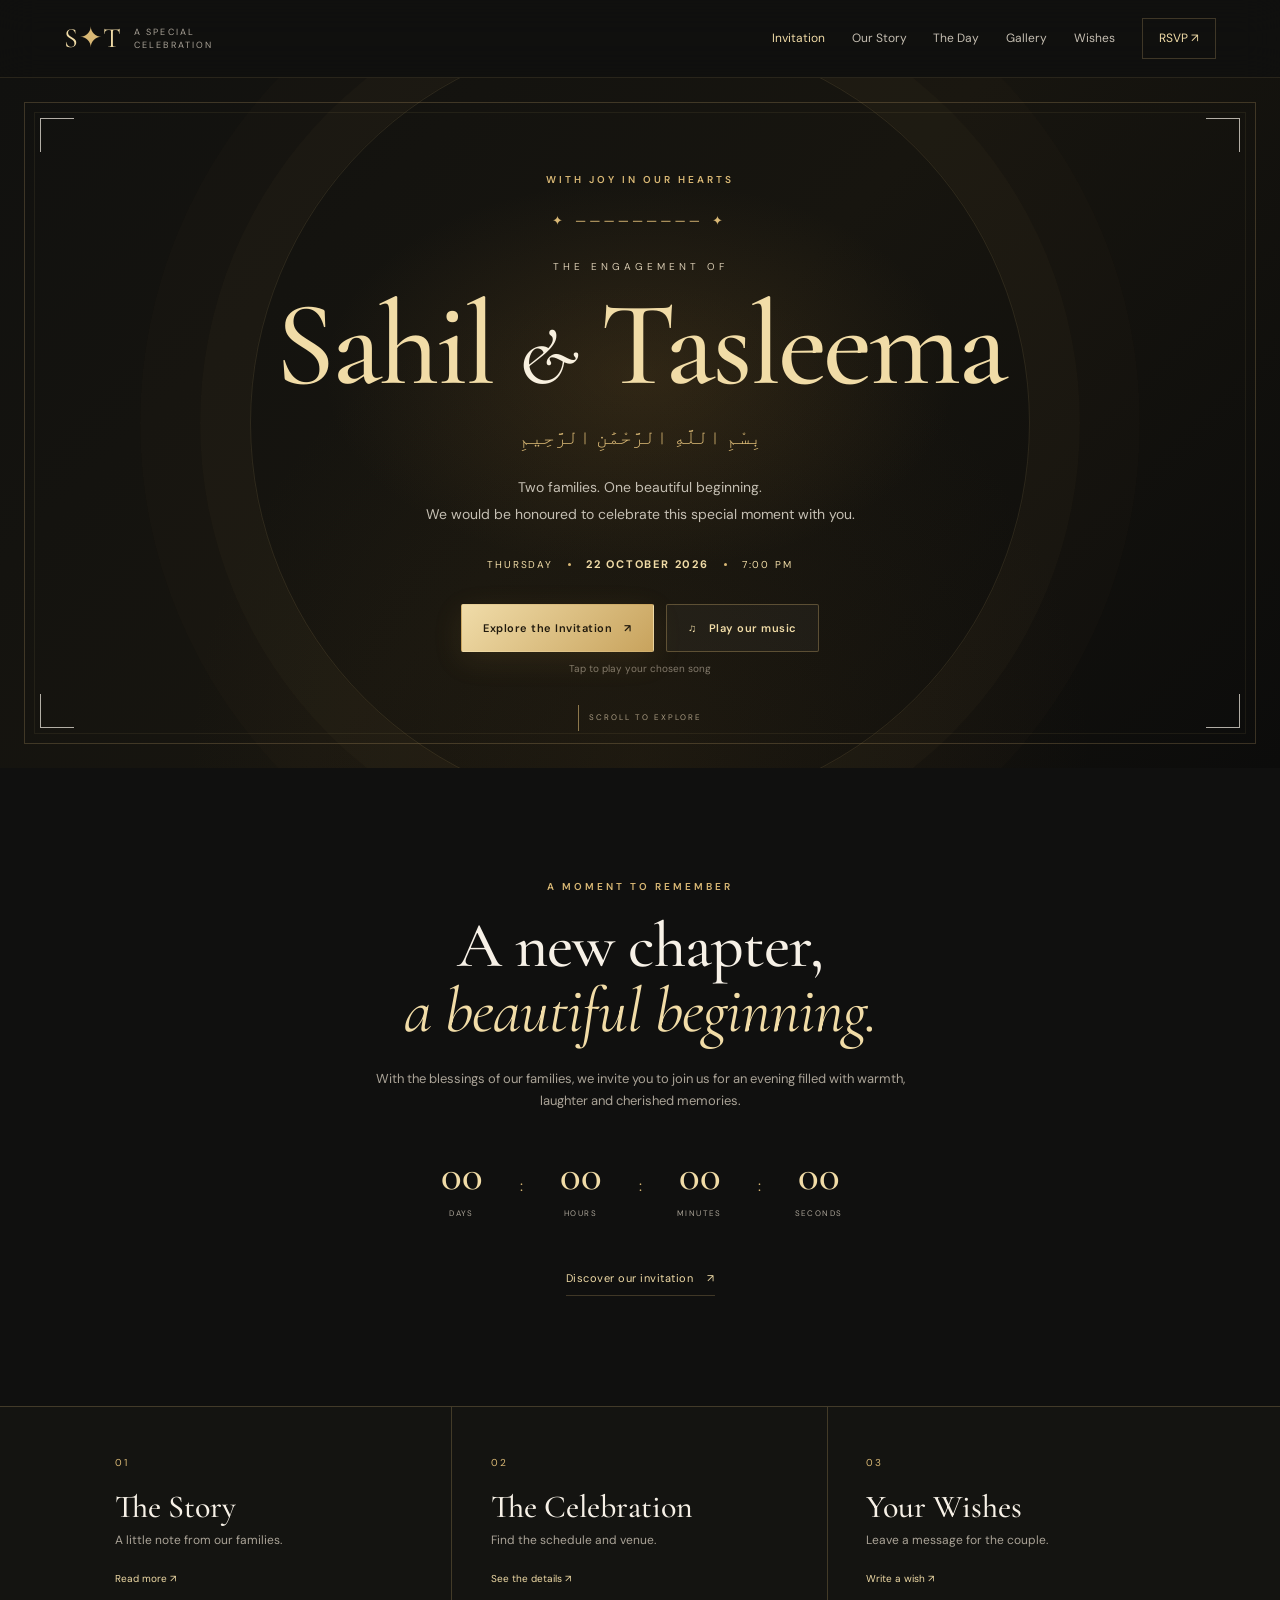
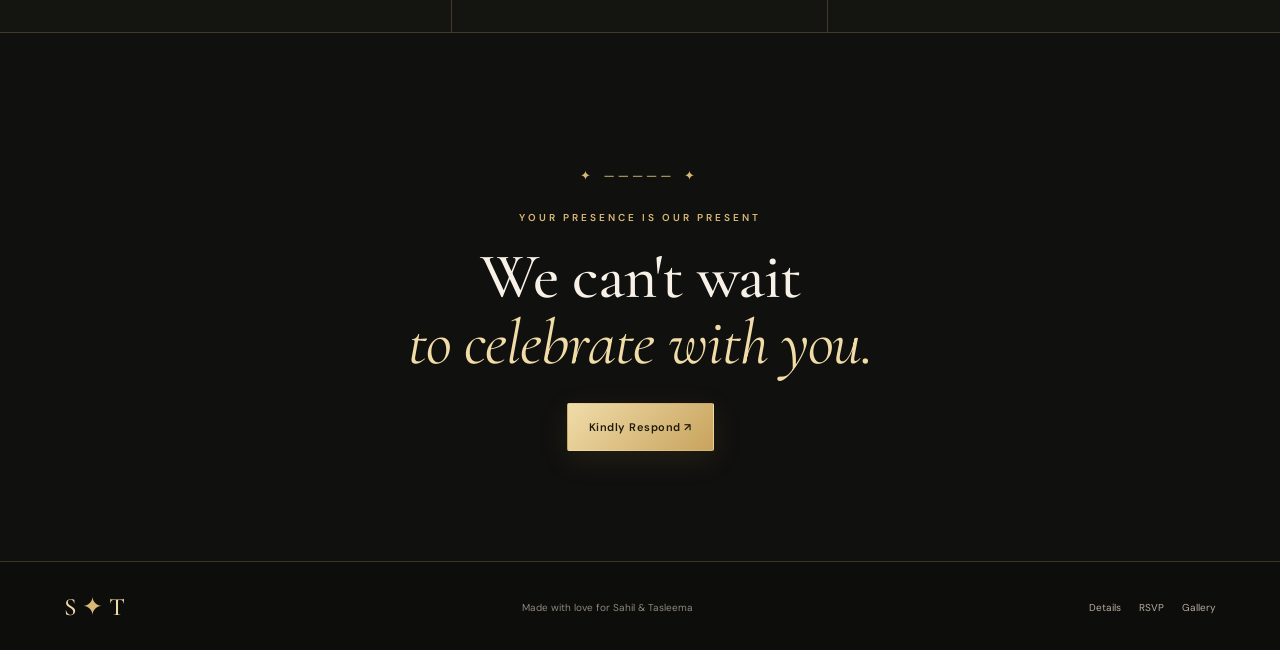
<file: index.html>
<!doctype html>
<html lang="en">
<head>
  <meta charset="utf-8"><meta name="viewport" content="width=device-width, initial-scale=1, viewport-fit=cover">
  <meta name="theme-color" content="#10100f"><meta name="description" content="A special invitation to celebrate Sahil and Tasleema.">
  <title>Sahil & Tasleema | You're Invited</title><link rel="stylesheet" href="style.css">
</head>
<body data-page="home">
  <header class="topbar"><a class="brand" href="index.html"><span class="brand-mark">S<span>✦</span>T</span><span class="brand-caption">A SPECIAL CELEBRATION</span></a>
    <button class="menu-toggle" aria-label="Open menu" aria-expanded="false">☰</button>
    <nav class="nav"><a class="active" href="index.html">Invitation</a><a href="story.html">Our Story</a><a href="celebration.html">The Day</a><a href="gallery.html">Gallery</a><a href="wishes.html">Wishes</a><a class="nav-cta" href="rsvp.html">RSVP ↗</a></nav>
  </header>
  <main>
    <section class="hero">
      <div class="hero-glow"></div><div class="hero-content">
        <p class="eyebrow reveal">WITH JOY IN OUR HEARTS</p>
        <div class="ornament reveal">✦ ───────── ✦</div>
        <p class="hero-kicker reveal">THE ENGAGEMENT OF</p>
        <h1 class="names reveal">Sahil <span>&</span><br class="mobile-break"> Tasleema</h1>
        <p class="hero-urdu reveal" lang="ur" dir="rtl">بِسْمِ اللَّهِ الرَّحْمَٰنِ الرَّحِيمِ</p>
        <p class="hero-copy reveal">Two families. One beautiful beginning.<br>We would be honoured to celebrate this special moment with you.</p>
        <div class="hero-date reveal"><span>THURSDAY</span><i></i><strong>22 OCTOBER 2026</strong><i></i><span>7:00 PM</span></div>
        <div class="hero-actions reveal"><a class="btn btn-gold" href="celebration.html">Explore the Invitation <span>↗</span></a><button class="btn btn-glass music-toggle" type="button"><span class="music-icon">♫</span><span class="music-label">Play our music</span></button></div>
        <p class="music-hint">Tap to play your chosen song</p>
        <div class="scroll-cue"><span></span> SCROLL TO EXPLORE</div>
      </div>
      <div class="corner corner-tl"></div><div class="corner corner-tr"></div><div class="corner corner-bl"></div><div class="corner corner-br"></div>
    </section>
    <section class="welcome section-wrap">
      <p class="eyebrow">A MOMENT TO REMEMBER</p><h2>A new chapter,<br><em>a beautiful beginning.</em></h2>
      <p class="section-copy">With the blessings of our families, we invite you to join us for an evening filled with warmth, laughter and cherished memories.</p>
      <div class="mini-countdown" id="countdown" aria-live="polite"><div><strong data-unit="days">--</strong><span>DAYS</span></div><b>:</b><div><strong data-unit="hours">--</strong><span>HOURS</span></div><b>:</b><div><strong data-unit="minutes">--</strong><span>MINUTES</span></div><b>:</b><div><strong data-unit="seconds">--</strong><span>SECONDS</span></div></div>
      <a class="text-link" href="story.html">Discover our invitation <span>↗</span></a>
    </section>
    <section class="feature-band"><div class="feature"><span>01</span><h3>The Story</h3><p>A little note from our families.</p><a href="story.html">Read more ↗</a></div><div class="feature"><span>02</span><h3>The Celebration</h3><p>Find the schedule and venue.</p><a href="celebration.html">See the details ↗</a></div><div class="feature"><span>03</span><h3>Your Wishes</h3><p>Leave a message for the couple.</p><a href="wishes.html">Write a wish ↗</a></div></section>
    <section class="closing section-wrap"><div class="ornament">✦ ───── ✦</div><p class="eyebrow">YOUR PRESENCE IS OUR PRESENT</p><h2>We can't wait<br><em>to celebrate with you.</em></h2><a class="btn btn-gold" href="rsvp.html">Kindly Respond ↗</a></section>
  </main>
  <footer><a class="footer-brand" href="index.html">S <span>✦</span> T</a><p>Made with love for Sahil & Tasleema</p><div class="footer-links"><a href="celebration.html">Details</a><a href="rsvp.html">RSVP</a><a href="gallery.html">Gallery</a></div></footer>
  <audio id="site-music" preload="none" loop src="music/engagement.mp3"></audio>
  <script src="config.js"></script><script src="app.js"></script>
</body></html>
</file>
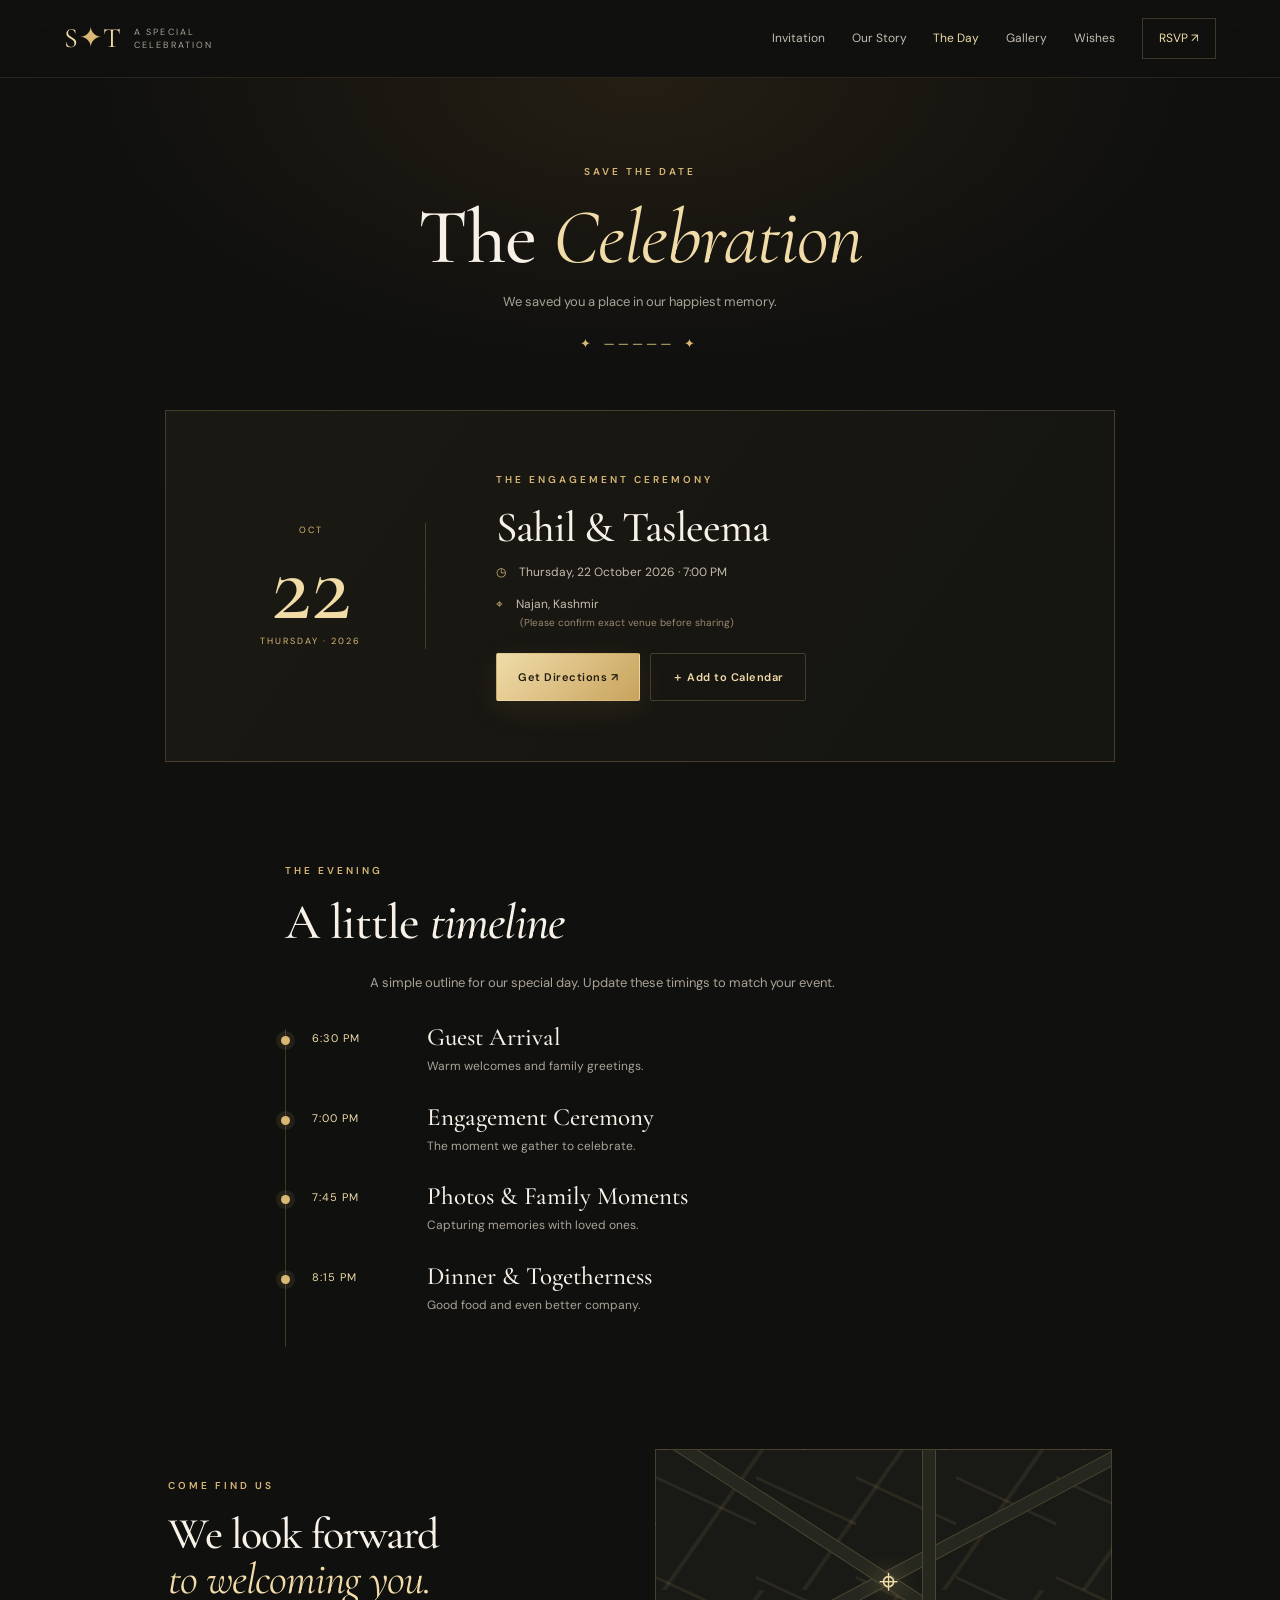
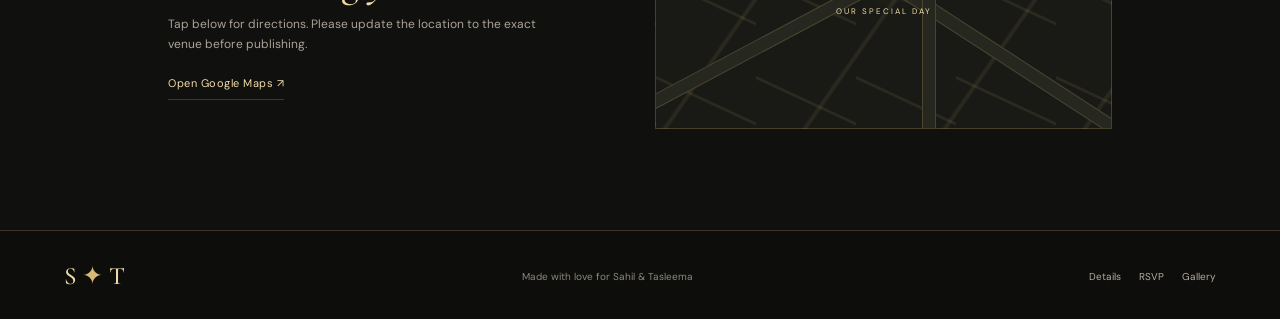
<file: celebration.html>
<!doctype html><html lang="en"><head><meta charset="utf-8"><meta name="viewport" content="width=device-width, initial-scale=1, viewport-fit=cover"><meta name="theme-color" content="#10100f"><title>The Celebration | Sahil & Tasleema</title><link rel="stylesheet" href="style.css"></head>
<body data-page="celebration"><header class="topbar"><a class="brand" href="index.html"><span class="brand-mark">S<span>✦</span>T</span><span class="brand-caption">A SPECIAL CELEBRATION</span></a><button class="menu-toggle" aria-label="Open menu" aria-expanded="false">☰</button><nav class="nav"><a href="index.html">Invitation</a><a href="story.html">Our Story</a><a class="active" href="celebration.html">The Day</a><a href="gallery.html">Gallery</a><a href="wishes.html">Wishes</a><a class="nav-cta" href="rsvp.html">RSVP ↗</a></nav></header>
<main class="inner-page"><section class="page-hero"><p class="eyebrow">SAVE THE DATE</p><h1>The <em>Celebration</em></h1><p>We saved you a place in our happiest memory.</p><div class="ornament">✦ ───── ✦</div></section>
<section class="date-card"><div class="date-number"><span>OCT</span><strong>22</strong><span>THURSDAY · 2026</span></div><div class="date-info"><p class="eyebrow">THE ENGAGEMENT CEREMONY</p><h2>Sahil & Tasleema</h2><p class="detail-line"><span>◷</span> Thursday, 22 October 2026 · 7:00 PM</p><p class="detail-line"><span>⌖</span> Najan, Kashmir <small>(Please confirm exact venue before sharing)</small></p><div class="button-row"><a class="btn btn-gold" href="https://www.google.com/maps/search/?api=1&query=Najan%2C%20Kashmir" target="_blank" rel="noopener">Get Directions ↗</a><button class="btn btn-outline" id="calendar-btn" type="button">＋ Add to Calendar</button></div></div></section>
<section class="timeline-section"><p class="eyebrow">THE EVENING</p><h2>A little <em>timeline</em></h2><p class="section-copy">A simple outline for our special day. Update these timings to match your event.</p><div class="timeline"><div class="timeline-item"><span class="timeline-dot"></span><time>6:30 PM</time><div><h3>Guest Arrival</h3><p>Warm welcomes and family greetings.</p></div></div><div class="timeline-item"><span class="timeline-dot"></span><time>7:00 PM</time><div><h3>Engagement Ceremony</h3><p>The moment we gather to celebrate.</p></div></div><div class="timeline-item"><span class="timeline-dot"></span><time>7:45 PM</time><div><h3>Photos & Family Moments</h3><p>Capturing memories with loved ones.</p></div></div><div class="timeline-item"><span class="timeline-dot"></span><time>8:15 PM</time><div><h3>Dinner & Togetherness</h3><p>Good food and even better company.</p></div></div></div></section>
<section class="map-card"><div><p class="eyebrow">COME FIND US</p><h2>We look forward<br><em>to welcoming you.</em></h2><p>Tap below for directions. Please update the location to the exact venue before publishing.</p><a class="text-link" href="https://www.google.com/maps/search/?api=1&query=Najan%2C%20Kashmir" target="_blank" rel="noopener">Open Google Maps ↗</a></div><div class="map-art"><span class="map-pin">⌖</span><span class="map-label">OUR SPECIAL DAY</span><div class="map-road road-one"></div><div class="map-road road-two"></div><div class="map-road road-three"></div></div></section></main>
<footer><a class="footer-brand" href="index.html">S <span>✦</span> T</a><p>Made with love for Sahil & Tasleema</p><div class="footer-links"><a href="celebration.html">Details</a><a href="rsvp.html">RSVP</a><a href="gallery.html">Gallery</a></div></footer><audio id="site-music" preload="none" loop src="music/engagement.mp3"></audio><script src="config.js"></script><script src="app.js"></script></body></html>
</file>
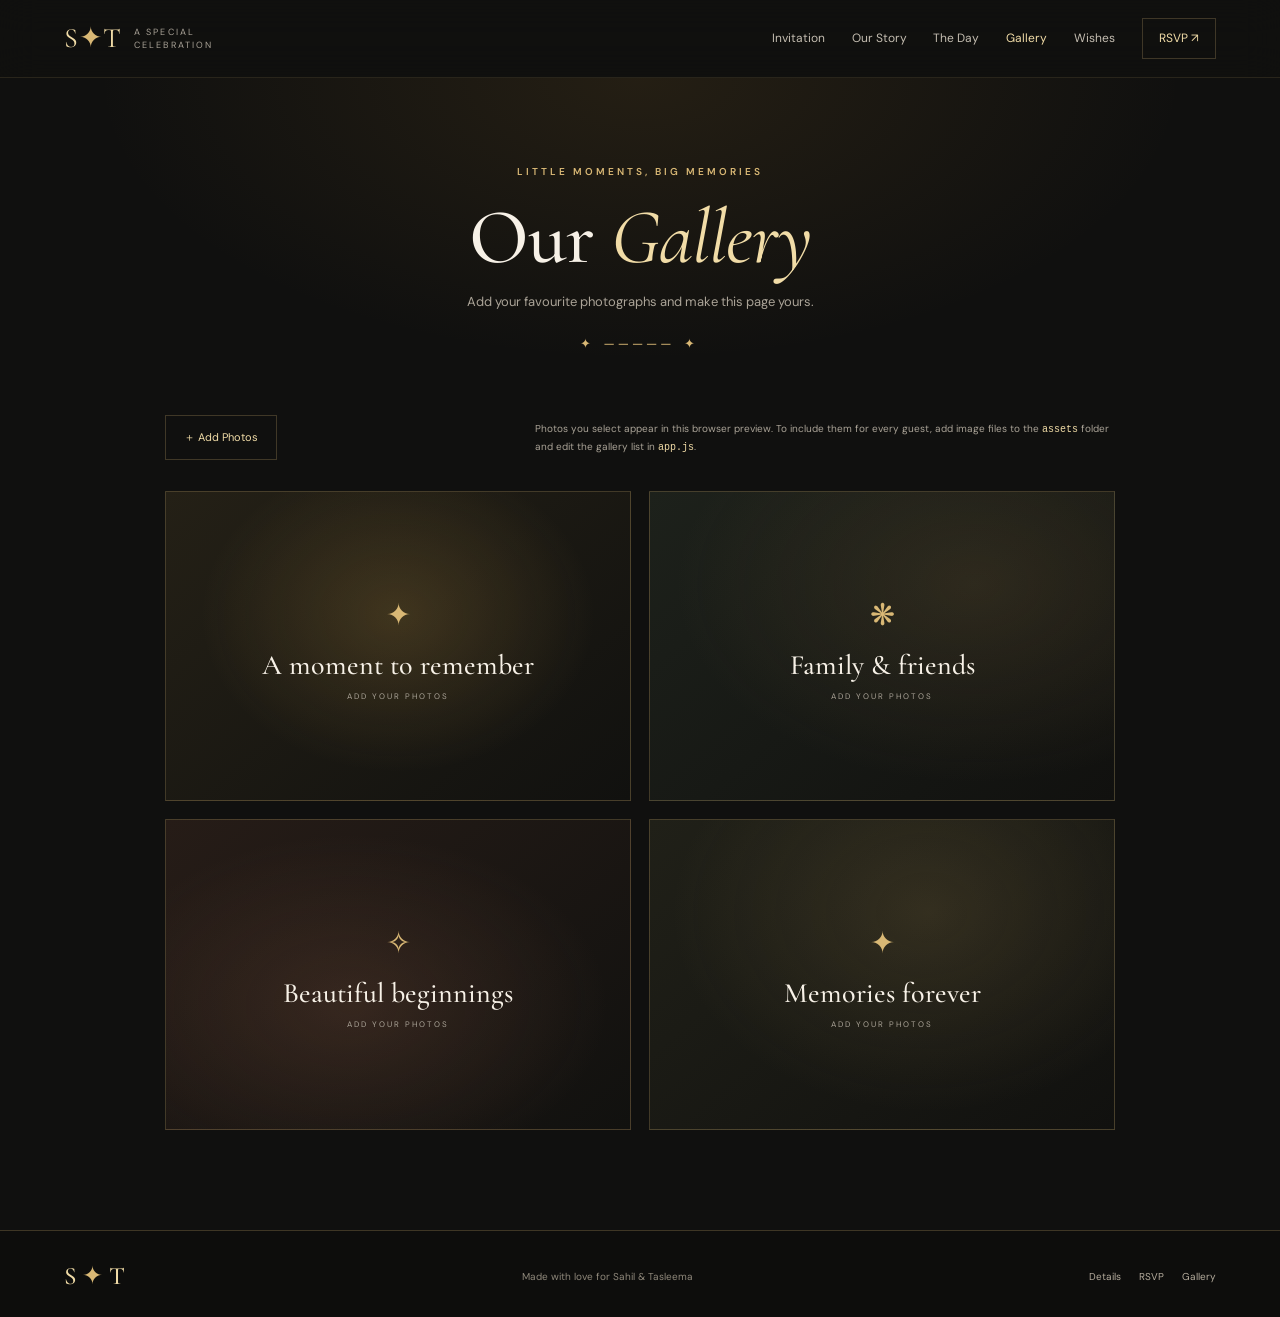
<file: gallery.html>
<!doctype html><html lang="en"><head><meta charset="utf-8"><meta name="viewport" content="width=device-width, initial-scale=1, viewport-fit=cover"><meta name="theme-color" content="#10100f"><title>Gallery | Sahil & Tasleema</title><link rel="stylesheet" href="style.css"></head>
<body data-page="gallery"><header class="topbar"><a class="brand" href="index.html"><span class="brand-mark">S<span>✦</span>T</span><span class="brand-caption">A SPECIAL CELEBRATION</span></a><button class="menu-toggle" aria-label="Open menu" aria-expanded="false">☰</button><nav class="nav"><a href="index.html">Invitation</a><a href="story.html">Our Story</a><a href="celebration.html">The Day</a><a class="active" href="gallery.html">Gallery</a><a href="wishes.html">Wishes</a><a class="nav-cta" href="rsvp.html">RSVP ↗</a></nav></header>
<main class="inner-page"><section class="page-hero"><p class="eyebrow">LITTLE MOMENTS, BIG MEMORIES</p><h1>Our <em>Gallery</em></h1><p>Add your favourite photographs and make this page yours.</p><div class="ornament">✦ ───── ✦</div></section>
<section class="gallery-tools"><label class="upload-btn">＋ Add Photos<input id="photo-input" type="file" accept="image/*" multiple hidden></label><p>Photos you select appear in this browser preview. To include them for every guest, add image files to the <code>assets</code> folder and edit the gallery list in <code>app.js</code>.</p></section>
<div class="gallery-grid" id="gallery-grid"><button class="gallery-tile tile-one placeholder-tile" data-placeholder="1"><span>✦</span><strong>A moment to remember</strong><small>ADD YOUR PHOTOS</small></button><button class="gallery-tile tile-two placeholder-tile" data-placeholder="2"><span>❋</span><strong>Family & friends</strong><small>ADD YOUR PHOTOS</small></button><button class="gallery-tile tile-three placeholder-tile" data-placeholder="3"><span>✧</span><strong>Beautiful beginnings</strong><small>ADD YOUR PHOTOS</small></button><button class="gallery-tile tile-four placeholder-tile" data-placeholder="4"><span>✦</span><strong>Memories forever</strong><small>ADD YOUR PHOTOS</small></button></div>
<div class="lightbox" id="lightbox" aria-hidden="true"><button class="lightbox-close" aria-label="Close photo">×</button><img id="lightbox-image" alt="Gallery preview"></div></main>
<footer><a class="footer-brand" href="index.html">S <span>✦</span> T</a><p>Made with love for Sahil & Tasleema</p><div class="footer-links"><a href="celebration.html">Details</a><a href="rsvp.html">RSVP</a><a href="gallery.html">Gallery</a></div></footer><audio id="site-music" preload="none" loop src="music/engagement.mp3"></audio><script src="config.js"></script><script src="app.js"></script></body></html>
</file>
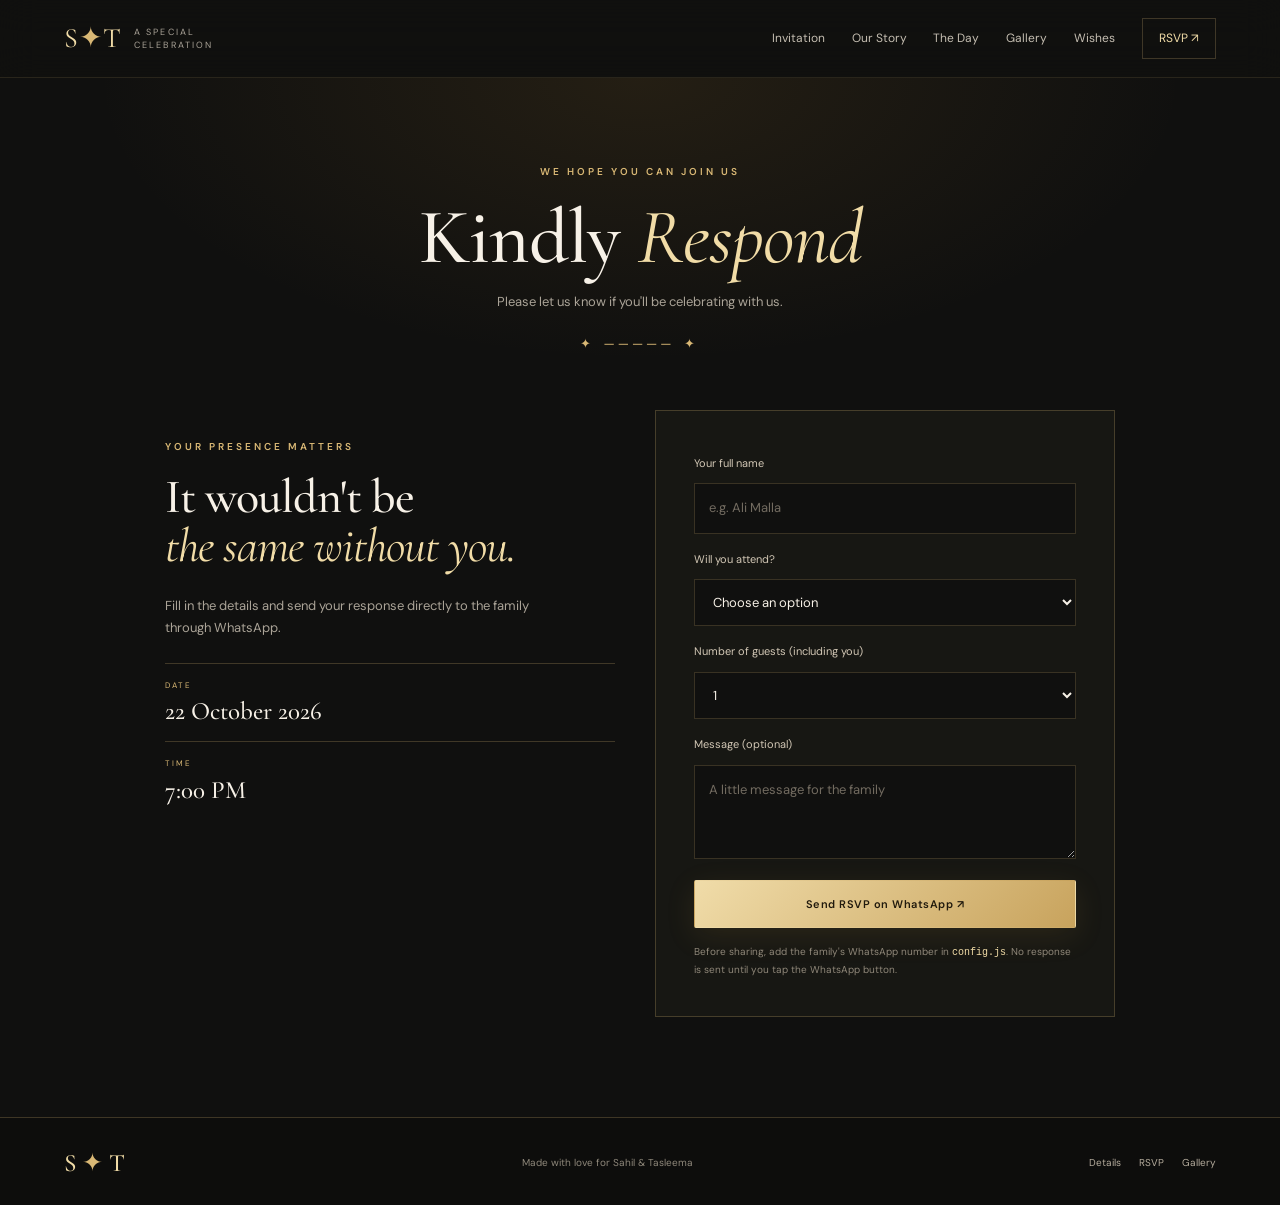
<file: rsvp.html>
<!doctype html><html lang="en"><head><meta charset="utf-8"><meta name="viewport" content="width=device-width, initial-scale=1, viewport-fit=cover"><meta name="theme-color" content="#10100f"><title>RSVP | Sahil & Tasleema</title><link rel="stylesheet" href="style.css"></head>
<body data-page="rsvp"><header class="topbar"><a class="brand" href="index.html"><span class="brand-mark">S<span>✦</span>T</span><span class="brand-caption">A SPECIAL CELEBRATION</span></a><button class="menu-toggle" aria-label="Open menu" aria-expanded="false">☰</button><nav class="nav"><a href="index.html">Invitation</a><a href="story.html">Our Story</a><a href="celebration.html">The Day</a><a href="gallery.html">Gallery</a><a href="wishes.html">Wishes</a><a class="nav-cta active" href="rsvp.html">RSVP ↗</a></nav></header>
<main class="inner-page"><section class="page-hero"><p class="eyebrow">WE HOPE YOU CAN JOIN US</p><h1>Kindly <em>Respond</em></h1><p>Please let us know if you'll be celebrating with us.</p><div class="ornament">✦ ───── ✦</div></section>
<section class="rsvp-layout"><div class="rsvp-note"><p class="eyebrow">YOUR PRESENCE MATTERS</p><h2>It wouldn't be<br><em>the same without you.</em></h2><p>Fill in the details and send your response directly to the family through WhatsApp.</p><div class="rsvp-detail"><span>DATE</span><strong>22 October 2026</strong></div><div class="rsvp-detail"><span>TIME</span><strong>7:00 PM</strong></div></div><form class="form-card" id="rsvp-form"><label for="guest-name">Your full name</label><input id="guest-name" name="name" placeholder="e.g. Ali Malla" required maxlength="80"><label for="attendance">Will you attend?</label><select id="attendance" name="attendance" required><option value="">Choose an option</option><option value="Joyfully accepting">Joyfully accepting</option><option value="Regretfully unable to attend">Regretfully unable to attend</option></select><label for="guest-count">Number of guests (including you)</label><select id="guest-count" name="count"><option>1</option><option>2</option><option>3</option><option>4</option><option>5+</option></select><label for="guest-note">Message (optional)</label><textarea id="guest-note" name="note" rows="3" maxlength="300" placeholder="A little message for the family"></textarea><button class="btn btn-gold" type="submit">Send RSVP on WhatsApp ↗</button><p class="form-note">Before sharing, add the family's WhatsApp number in <code>config.js</code>. No response is sent until you tap the WhatsApp button.</p></form></section></main>
<footer><a class="footer-brand" href="index.html">S <span>✦</span> T</a><p>Made with love for Sahil & Tasleema</p><div class="footer-links"><a href="celebration.html">Details</a><a href="rsvp.html">RSVP</a><a href="gallery.html">Gallery</a></div></footer><audio id="site-music" preload="none" loop src="music/engagement.mp3"></audio><script src="config.js"></script><script src="app.js"></script></body></html>
</file>
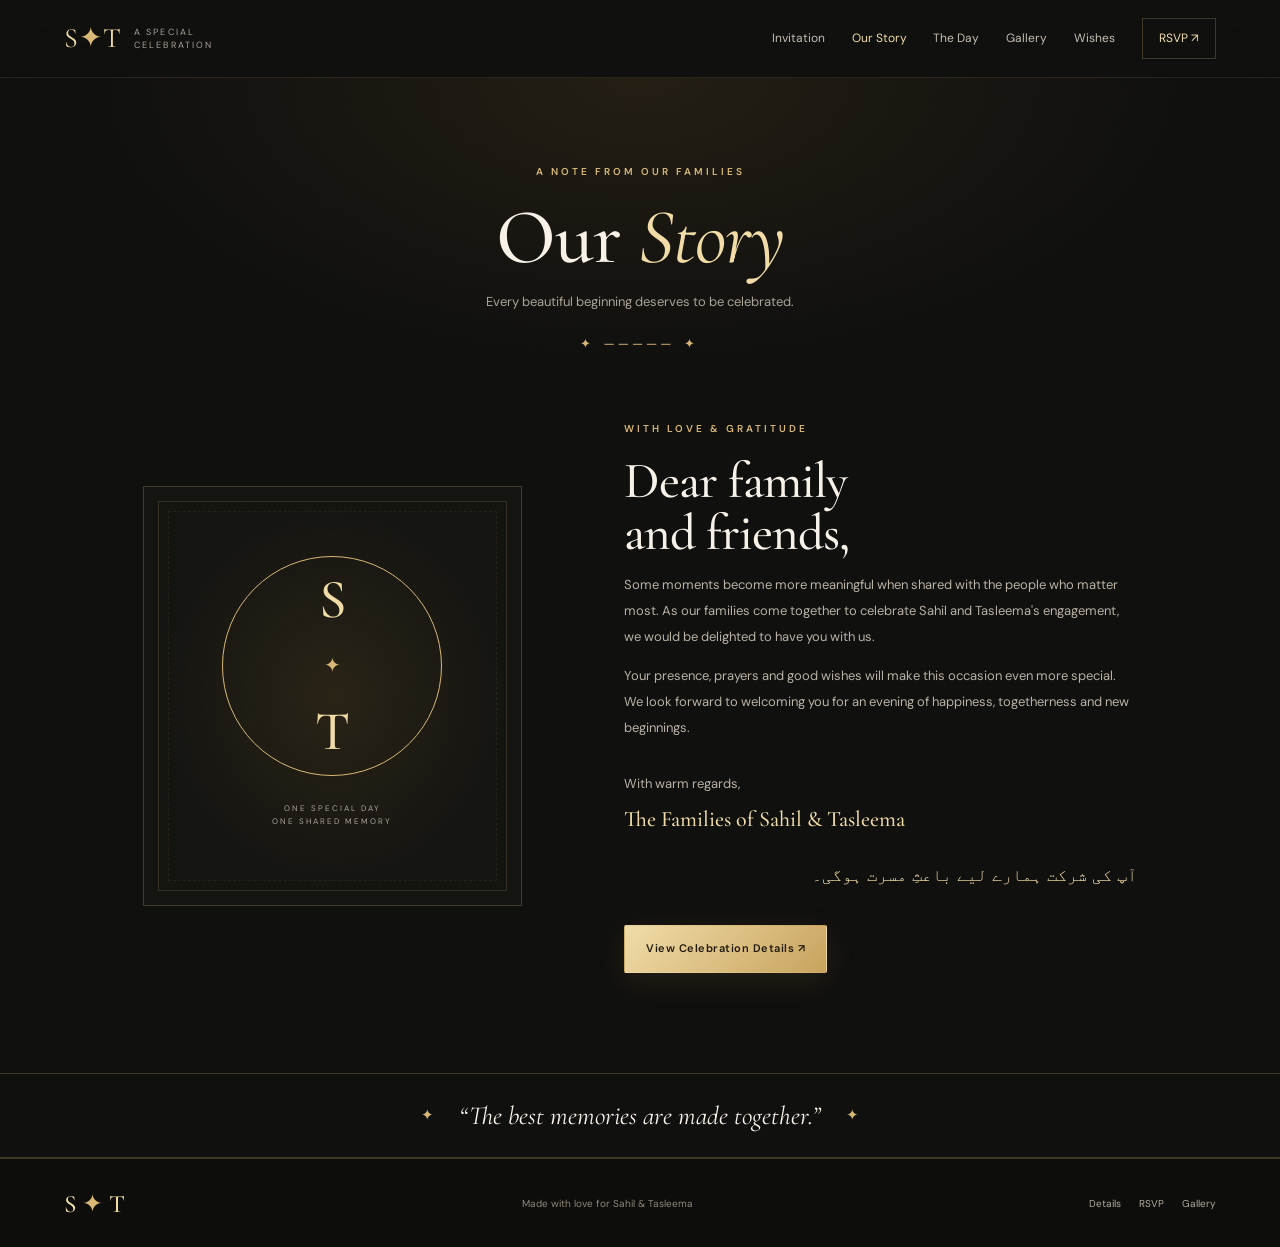
<file: story.html>
<!doctype html><html lang="en"><head><meta charset="utf-8"><meta name="viewport" content="width=device-width, initial-scale=1, viewport-fit=cover"><meta name="theme-color" content="#10100f"><title>Our Story | Sahil & Tasleema</title><link rel="stylesheet" href="style.css"></head>
<body data-page="story"><header class="topbar"><a class="brand" href="index.html"><span class="brand-mark">S<span>✦</span>T</span><span class="brand-caption">A SPECIAL CELEBRATION</span></a><button class="menu-toggle" aria-label="Open menu" aria-expanded="false">☰</button><nav class="nav"><a href="index.html">Invitation</a><a class="active" href="story.html">Our Story</a><a href="celebration.html">The Day</a><a href="gallery.html">Gallery</a><a href="wishes.html">Wishes</a><a class="nav-cta" href="rsvp.html">RSVP ↗</a></nav></header>
<main class="inner-page"><section class="page-hero"><p class="eyebrow">A NOTE FROM OUR FAMILIES</p><h1>Our <em>Story</em></h1><p>Every beautiful beginning deserves to be celebrated.</p><div class="ornament">✦ ───── ✦</div></section>
<section class="story-layout"><div class="story-art"><div class="art-ring">S <span>✦</span> T</div><p>ONE SPECIAL DAY<br>ONE SHARED MEMORY</p></div><div class="story-text"><p class="eyebrow">WITH LOVE & GRATITUDE</p><h2>Dear family<br>and friends,</h2><p>Some moments become more meaningful when shared with the people who matter most. As our families come together to celebrate Sahil and Tasleema's engagement, we would be delighted to have you with us.</p><p>Your presence, prayers and good wishes will make this occasion even more special. We look forward to welcoming you for an evening of happiness, togetherness and new beginnings.</p><p class="signature">With warm regards,<br><strong>The Families of Sahil & Tasleema</strong></p><p lang="ur" dir="rtl" class="urdu-note">آپ کی شرکت ہمارے لیے باعثِ مسرت ہوگی۔</p><a class="btn btn-gold" href="celebration.html">View Celebration Details ↗</a></div></section>
<section class="quote-strip"><span>✦</span><p>“The best memories are made together.”</p><span>✦</span></section></main>
<footer><a class="footer-brand" href="index.html">S <span>✦</span> T</a><p>Made with love for Sahil & Tasleema</p><div class="footer-links"><a href="celebration.html">Details</a><a href="rsvp.html">RSVP</a><a href="gallery.html">Gallery</a></div></footer><audio id="site-music" preload="none" loop src="music/engagement.mp3"></audio><script src="config.js"></script><script src="app.js"></script></body></html>
</file>
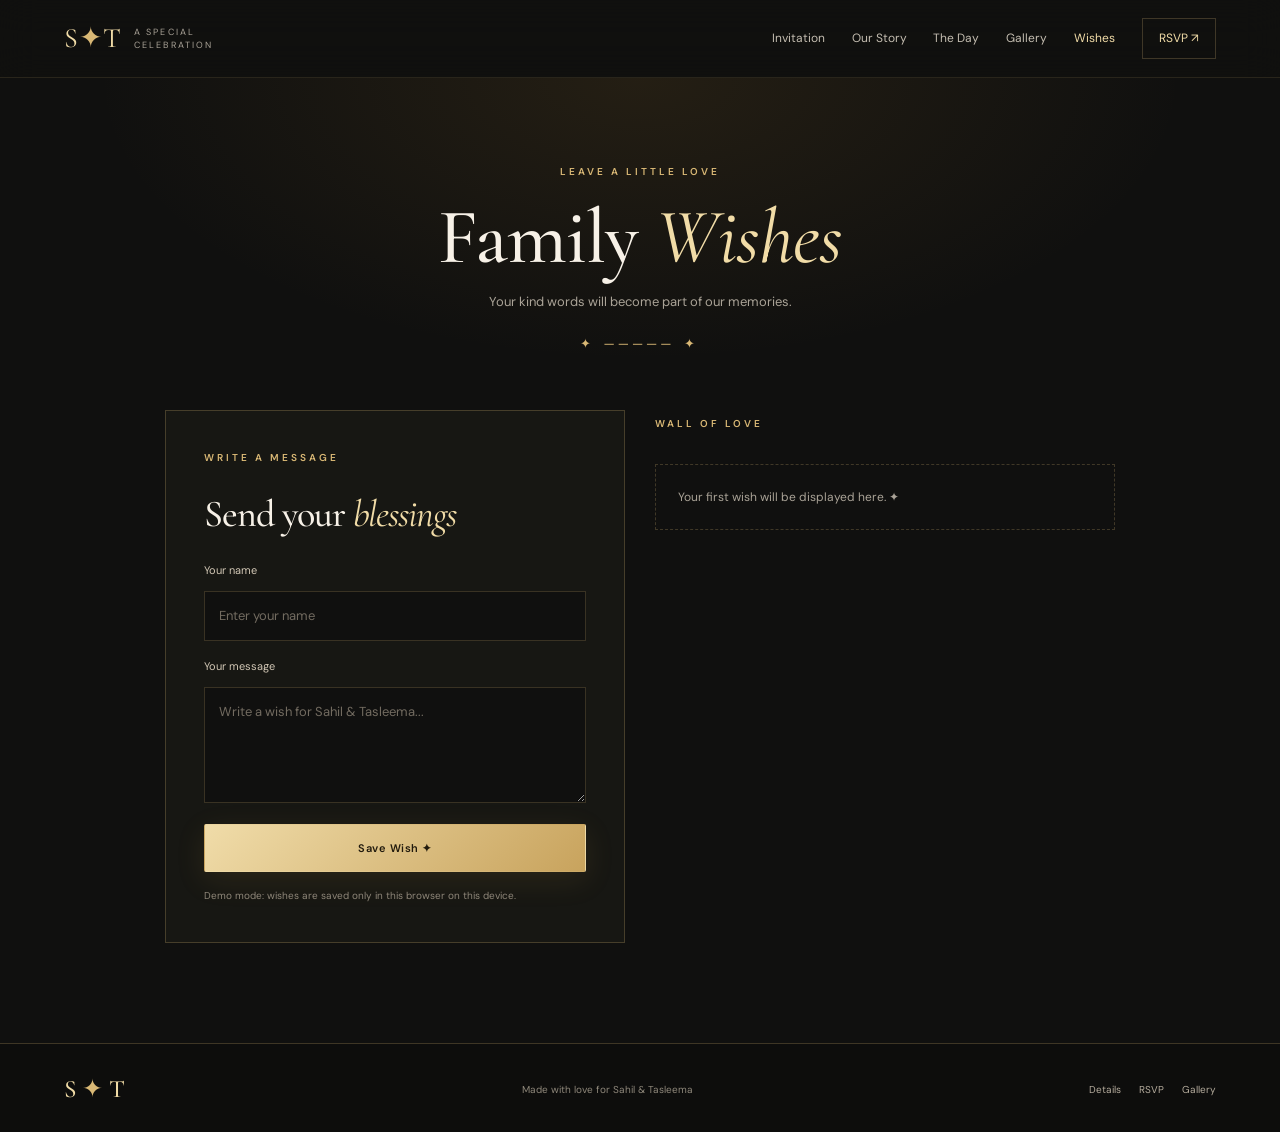
<file: wishes.html>
<!doctype html><html lang="en"><head><meta charset="utf-8"><meta name="viewport" content="width=device-width, initial-scale=1, viewport-fit=cover"><meta name="theme-color" content="#10100f"><title>Family Wishes | Sahil & Tasleema</title><link rel="stylesheet" href="style.css"></head>
<body data-page="wishes"><header class="topbar"><a class="brand" href="index.html"><span class="brand-mark">S<span>✦</span>T</span><span class="brand-caption">A SPECIAL CELEBRATION</span></a><button class="menu-toggle" aria-label="Open menu" aria-expanded="false">☰</button><nav class="nav"><a href="index.html">Invitation</a><a href="story.html">Our Story</a><a href="celebration.html">The Day</a><a href="gallery.html">Gallery</a><a class="active" href="wishes.html">Wishes</a><a class="nav-cta" href="rsvp.html">RSVP ↗</a></nav></header>
<main class="inner-page"><section class="page-hero"><p class="eyebrow">LEAVE A LITTLE LOVE</p><h1>Family <em>Wishes</em></h1><p>Your kind words will become part of our memories.</p><div class="ornament">✦ ───── ✦</div></section>
<section class="wishes-layout"><form class="form-card" id="wish-form"><p class="eyebrow">WRITE A MESSAGE</p><h2>Send your <em>blessings</em></h2><label for="wish-name">Your name</label><input id="wish-name" name="name" placeholder="Enter your name" required maxlength="70"><label for="wish-message">Your message</label><textarea id="wish-message" name="message" placeholder="Write a wish for Sahil & Tasleema..." required maxlength="500" rows="4"></textarea><button class="btn btn-gold" type="submit">Save Wish ✦</button><p class="form-note">Demo mode: wishes are saved only in this browser on this device.</p></form><div class="wish-wall"><p class="eyebrow">WALL OF LOVE</p><div id="wish-list" class="wish-list"></div></div></section></main>
<footer><a class="footer-brand" href="index.html">S <span>✦</span> T</a><p>Made with love for Sahil & Tasleema</p><div class="footer-links"><a href="celebration.html">Details</a><a href="rsvp.html">RSVP</a><a href="gallery.html">Gallery</a></div></footer><audio id="site-music" preload="none" loop src="music/engagement.mp3"></audio><script src="config.js"></script><script src="app.js"></script></body></html>
</file>
<file: style.css>
@import url('https://fonts.googleapis.com/css2?family=Cormorant+Garamond:wght@400;500;600;700&family=DM+Sans:wght@400;500;600;700&display=swap');
:root{--bg:#10100f;--panel:#171714;--panel2:#1d1b16;--gold:#d9b875;--gold2:#f1dca7;--cream:#f7f1e7;--muted:#aaa397;--line:rgba(217,184,117,.24);--serif:'Cormorant Garamond',Georgia,serif;--sans:'DM Sans',Arial,sans-serif;--safe-bottom:env(safe-area-inset-bottom,0px)}
*{box-sizing:border-box}html{scroll-behavior:smooth;scroll-padding-top:85px}body{margin:0;background:var(--bg);color:var(--cream);font-family:var(--sans);font-size:15px;line-height:1.7;overflow-x:hidden}a{color:inherit;text-decoration:none}button,input,textarea,select{font:inherit}button,a,label{-webkit-tap-highlight-color:transparent}button:focus-visible,a:focus-visible,input:focus-visible,textarea:focus-visible,select:focus-visible{outline:2px solid var(--gold2);outline-offset:3px}.topbar{height:78px;display:flex;align-items:center;justify-content:space-between;padding:0 clamp(18px,5vw,76px);border-bottom:1px solid rgba(217,184,117,.13);position:sticky;top:0;background:rgba(16,16,15,.94);backdrop-filter:blur(18px);z-index:50}.brand{display:flex;align-items:center;gap:12px}.brand-mark{font-family:var(--serif);font-size:28px;letter-spacing:1px;color:var(--gold2)}.brand-mark span,.footer-brand span{color:var(--gold)}.brand-caption{font-size:9px;letter-spacing:2.1px;color:var(--muted);line-height:1.4;max-width:92px}.nav{display:flex;align-items:center;gap:clamp(12px,2.1vw,30px);font-size:12px;color:#c5beb1}.nav a{transition:color .2s}.nav a:hover,.nav a.active{color:var(--gold2)}.nav .nav-cta{border:1px solid var(--line);padding:9px 16px;color:var(--gold2)}.menu-toggle{display:none;border:1px solid var(--line);background:transparent;color:var(--gold2);border-radius:8px;width:42px;height:42px;font-size:22px}
.hero{min-height:calc(100svh - 78px);min-height:690px;position:relative;display:grid;place-items:center;overflow:hidden;background:radial-gradient(ellipse at 50% 43%,rgba(132,97,42,.22),transparent 35%),radial-gradient(ellipse at 50% 100%,rgba(85,63,27,.17),transparent 50%),linear-gradient(135deg,#11110f,#17150f 50%,#0c0c0b)}.hero:before,.hero:after{content:"";position:absolute;inset:24px;border:1px solid rgba(217,184,117,.22);pointer-events:none}.hero:after{inset:34px;border-color:rgba(217,184,117,.08)}.hero-glow{position:absolute;width:min(90vw,780px);height:min(90vw,780px);border:1px solid rgba(217,184,117,.13);border-radius:50%;box-shadow:0 0 0 50px rgba(217,184,117,.018),0 0 0 110px rgba(217,184,117,.012)}.hero-content{position:relative;z-index:2;text-align:center;width:min(850px,100%);padding:80px 24px 70px}.eyebrow{font-size:10px;letter-spacing:3px;color:var(--gold);font-weight:600;margin:0 0 18px}.ornament{color:var(--gold);letter-spacing:5px;font-size:13px;margin:22px 0}.hero-kicker{font-size:10px;letter-spacing:4px;color:#d6c9b0;margin:26px 0 8px}.names{font:500 clamp(66px,10vw,120px)/.86 var(--serif);letter-spacing:-3px;margin:18px 0 24px;color:var(--gold2)}.names span{font-style:italic;font-size:.66em;color:#f8f0df}.mobile-break{display:none}.hero-urdu{font-size:20px;color:var(--gold);margin:20px 0}.hero-copy{color:#c5bfb3;font-size:14px;line-height:1.9}.hero-date{display:flex;align-items:center;justify-content:center;gap:15px;margin:28px auto;color:var(--gold2);font-size:10px;letter-spacing:1.8px;flex-wrap:wrap}.hero-date strong{font-size:11px}.hero-date i{height:3px;width:3px;background:var(--gold);border-radius:50%}.hero-actions{display:flex;justify-content:center;align-items:center;gap:12px;flex-wrap:wrap;margin-top:30px}.btn{display:inline-flex;align-items:center;justify-content:center;gap:12px;min-height:48px;padding:13px 21px;border:1px solid transparent;border-radius:2px;font-size:11px;letter-spacing:.5px;font-weight:600;cursor:pointer;transition:transform .2s,background .2s,border-color .2s}.btn:hover{transform:translateY(-2px)}.btn-gold{background:linear-gradient(135deg,#f0dca9,#c8a35d);color:#211a0d;box-shadow:0 8px 30px rgba(190,148,68,.12)}.btn-glass{background:rgba(255,255,255,.035);border-color:rgba(217,184,117,.32);color:var(--gold2)}.btn-glass.is-playing{background:rgba(217,184,117,.12)}.btn-outline{background:transparent;border-color:var(--line);color:var(--gold2)}.music-hint{font-size:10px;color:#82796b;margin:8px 0}.scroll-cue{position:absolute;bottom:24px;left:50%;transform:translateX(-50%);font-size:8px;letter-spacing:2px;color:#a99b82;display:flex;align-items:center;gap:10px}.scroll-cue span{display:block;height:26px;width:1px;background:var(--gold);opacity:.6}.corner{position:absolute;width:34px;height:34px;border-color:var(--gold);opacity:.7}.corner-tl{top:40px;left:40px;border-top:1px solid;border-left:1px solid}.corner-tr{top:40px;right:40px;border-top:1px solid;border-right:1px solid}.corner-bl{bottom:40px;left:40px;border-bottom:1px solid;border-left:1px solid}.corner-br{bottom:40px;right:40px;border-bottom:1px solid;border-right:1px solid}
.section-wrap{max-width:920px;margin:auto;text-align:center;padding:110px 24px}.welcome h2,.closing h2,.page-hero h1,.story-text h2,.date-info h2,.timeline-section h2,.map-card h2,.form-card h2,.rsvp-note h2{font:500 clamp(39px,6vw,64px)/1.02 var(--serif);margin:0;color:var(--cream);letter-spacing:-1px}.welcome h2 em,.closing h2 em,.page-hero h1 em,.story-text h2 em,.map-card h2 em,.form-card h2 em,.rsvp-note h2 em{color:var(--gold2);font-weight:400}.section-copy{color:var(--muted);max-width:540px;margin:24px auto 0;font-size:13px}.mini-countdown{display:flex;justify-content:center;align-items:center;gap:clamp(10px,3vw,34px);margin:42px 0}.mini-countdown div{display:flex;flex-direction:column;min-width:48px}.mini-countdown strong{font:500 clamp(28px,5vw,43px)/1 var(--serif);color:var(--gold2)}.mini-countdown span{font-size:8px;letter-spacing:1.4px;color:var(--muted);margin-top:10px}.mini-countdown>b{color:var(--gold);font-weight:400}.text-link{display:inline-flex;gap:14px;align-items:center;color:var(--gold2);border-bottom:1px solid var(--line);padding:7px 0;font-size:11px;letter-spacing:.5px}.feature-band{display:grid;grid-template-columns:repeat(3,1fr);border-top:1px solid var(--line);border-bottom:1px solid var(--line);background:#141411;padding:0 clamp(18px,6vw,100px)}.feature{padding:42px clamp(12px,3vw,42px);border-right:1px solid var(--line)}.feature:last-child{border:0}.feature>span{font-size:10px;letter-spacing:2px;color:var(--gold)}.feature h3{font:500 32px var(--serif);margin:12px 0 4px}.feature p{font-size:12px;color:var(--muted);margin:0 0 15px}.feature a{font-size:10px;color:var(--gold2)}.closing .btn{margin-top:28px}
.inner-page{min-height:75vh}.page-hero{text-align:center;padding:85px 22px 55px;background:radial-gradient(ellipse at 50% 0,rgba(160,118,47,.14),transparent 60%)}.page-hero h1{font-size:clamp(48px,8vw,78px)}.page-hero>p:not(.eyebrow){color:var(--muted);font-size:13px}.page-hero .ornament{margin:20px 0 0}.story-layout{max-width:1050px;margin:10px auto 100px;padding:0 28px;display:grid;grid-template-columns:.85fr 1.15fr;gap:clamp(40px,8vw,110px);align-items:center}.story-art{min-height:420px;border:1px solid var(--line);display:flex;flex-direction:column;justify-content:center;align-items:center;position:relative;background:radial-gradient(ellipse,rgba(178,134,57,.14),transparent 65%),#141411}.story-art:before,.story-art:after{content:"";position:absolute;inset:14px;border:1px solid rgba(217,184,117,.17)}.story-art:after{inset:24px;border-style:dashed;opacity:.5}.art-ring{width:220px;height:220px;border:1px solid var(--gold);border-radius:50%;display:grid;place-items:center;font:500 55px var(--serif);color:var(--gold2);position:relative;z-index:1}.art-ring span{font-size:20px;color:var(--gold)}.story-art>p{position:relative;z-index:1;text-align:center;font-size:8px;letter-spacing:2px;color:var(--muted);margin-top:26px}.story-text h2{font-size:51px}.story-text>p:not(.eyebrow){color:#b9b1a4;font-size:13px;line-height:2}.signature{margin-top:30px!important}.signature strong{color:var(--gold2);font-family:var(--serif);font-size:22px;font-weight:500}.urdu-note{color:var(--gold2)!important;font-size:17px!important}.story-text .btn{margin-top:16px}.quote-strip{border-top:1px solid var(--line);border-bottom:1px solid var(--line);padding:26px 20px;display:flex;justify-content:center;align-items:center;gap:25px;color:var(--gold)}.quote-strip p{font:italic 26px var(--serif);margin:0;color:var(--cream)}
.date-card{max-width:950px;margin:0 auto 100px;padding:clamp(25px,5vw,60px);border:1px solid var(--line);background:linear-gradient(125deg,#1b1913,#141411);display:grid;grid-template-columns:200px 1fr;gap:clamp(25px,6vw,70px);align-items:center}.date-number{border-right:1px solid var(--line);display:flex;flex-direction:column;align-items:center;padding-right:30px;color:var(--gold)}.date-number span{font-size:9px;letter-spacing:2px}.date-number strong{font:500 100px/.95 var(--serif);color:var(--gold2)}.date-info h2{font-size:43px}.detail-line{font-size:12px;color:#c5bcae;margin:12px 0}.detail-line span{color:var(--gold);margin-right:10px}.detail-line small{display:block;color:#9c8970;font-size:10px;margin-left:24px}.button-row{display:flex;gap:10px;flex-wrap:wrap;margin-top:22px}.timeline-section{max-width:760px;margin:0 auto 100px;padding:0 25px}.timeline-section h2{font-size:50px}.timeline{margin-top:35px;border-left:1px solid var(--line);padding-left:26px}.timeline-item{position:relative;display:grid;grid-template-columns:95px 1fr;gap:20px;padding:0 0 32px}.timeline-dot{position:absolute;left:-31px;top:7px;width:9px;height:9px;background:var(--gold);border-radius:50%;box-shadow:0 0 0 5px rgba(217,184,117,.09)}.timeline-item time{font-size:11px;color:var(--gold2);letter-spacing:1px}.timeline-item h3{font:500 25px var(--serif);margin:-7px 0 4px}.timeline-item p{font-size:12px;color:var(--muted);margin:0}.map-card{max-width:1000px;margin:0 auto 100px;padding:0 28px;display:grid;grid-template-columns:1fr 1fr;gap:30px;align-items:center}.map-card>div:first-child{padding:30px 0}.map-card h2{font-size:44px}.map-card p:not(.eyebrow){font-size:12px;color:var(--muted);max-width:370px}.map-art{height:280px;position:relative;overflow:hidden;background:#191a16;border:1px solid var(--line);background-image:linear-gradient(25deg,transparent 48%,rgba(217,184,117,.1) 49%,rgba(217,184,117,.1) 50%,transparent 51%),linear-gradient(125deg,transparent 43%,rgba(217,184,117,.09) 44%,rgba(217,184,117,.09) 45%,transparent 46%);background-size:100px 100px,140px 140px}.map-road{position:absolute;height:14px;background:#26271f;border:1px solid rgba(217,184,117,.2);transform:rotate(-28deg);width:150%;left:-20%;top:40%}.road-two{transform:rotate(33deg);top:60%;left:-10%}.road-three{transform:rotate(90deg);top:20%;left:0;width:120%}.map-pin{position:absolute;z-index:2;top:37%;left:49%;font-size:34px;color:var(--gold2);text-shadow:0 0 25px #d9b875}.map-label{position:absolute;z-index:2;top:56%;left:50%;transform:translateX(-50%);font-size:8px;letter-spacing:2px;color:var(--gold2);white-space:nowrap}
.gallery-tools{max-width:1000px;margin:0 auto 25px;padding:0 25px;display:flex;align-items:center;gap:20px;justify-content:space-between}.gallery-tools p{font-size:10px;color:var(--muted);max-width:580px}.upload-btn{cursor:pointer;display:inline-flex;align-items:center;justify-content:center;padding:12px 18px;border:1px solid var(--line);color:var(--gold2);font-size:11px;white-space:nowrap;min-height:44px}.gallery-grid{max-width:1000px;margin:0 auto 100px;padding:0 25px;display:grid;grid-template-columns:repeat(2,1fr);gap:18px}.gallery-tile{position:relative;min-height:250px;aspect-ratio:1.5/1;border:1px solid var(--line);overflow:hidden;display:flex;flex-direction:column;align-items:center;justify-content:center;gap:8px;color:var(--cream);cursor:pointer;background:radial-gradient(ellipse at 50% 40%,rgba(194,151,70,.22),transparent 60%),linear-gradient(140deg,#242016,#11110f);transition:transform .25s}.gallery-tile:hover{transform:translateY(-3px)}.gallery-tile:nth-child(2){background:radial-gradient(ellipse at 70% 30%,rgba(116,92,54,.25),transparent 65%),linear-gradient(140deg,#1d211b,#11110f)}.gallery-tile:nth-child(3){background:radial-gradient(ellipse at 40% 60%,rgba(134,88,65,.25),transparent 65%),linear-gradient(140deg,#261c17,#11110f)}.gallery-tile:nth-child(4){background:radial-gradient(ellipse at 60% 30%,rgba(145,122,71,.22),transparent 65%),linear-gradient(140deg,#202018,#11110f)}.gallery-tile>span{font-size:30px;color:var(--gold)}.gallery-tile strong{font:500 28px var(--serif)}.gallery-tile small{font-size:8px;letter-spacing:2px;color:var(--muted)}.gallery-tile img{position:absolute;inset:0;width:100%;height:100%;object-fit:cover}.photo-caption{position:absolute;bottom:0;left:0;right:0;padding:10px;background:linear-gradient(transparent,rgba(0,0,0,.8));font-size:11px;text-align:left}.lightbox{display:none;position:fixed;inset:0;z-index:100;background:rgba(0,0,0,.9);align-items:center;justify-content:center;padding:25px}.lightbox.show{display:flex}.lightbox img{max-width:95vw;max-height:85vh;object-fit:contain}.lightbox-close{position:absolute;right:22px;top:15px;background:none;color:white;border:0;font-size:36px;cursor:pointer}
.wishes-layout,.rsvp-layout{max-width:1000px;margin:0 auto 100px;padding:0 25px;display:grid;grid-template-columns:1fr 1fr;gap:30px;align-items:start}.form-card{background:#171713;border:1px solid var(--line);padding:clamp(22px,4vw,38px);display:flex;flex-direction:column;gap:11px}.form-card h2{font-size:38px;margin-bottom:12px}.form-card label{font-size:11px;color:#d2c7b5;margin-top:5px}.form-card input,.form-card textarea,.form-card select{width:100%;border:1px solid rgba(217,184,117,.2);background:#10100f;color:var(--cream);padding:13px 14px;border-radius:0;font-size:13px;min-height:46px}.form-card textarea{resize:vertical}.form-card input::placeholder,.form-card textarea::placeholder{color:#726b60}.form-card .btn{margin-top:10px;width:100%}.form-note{font-size:10px;color:#8f8779;margin:4px 0 0}.form-note code,.gallery-tools code{color:var(--gold2)}.wish-wall>.eyebrow{margin:5px 0 20px}.wish-list{display:grid;gap:12px}.wish-card{border:1px solid var(--line);padding:20px;background:#151511}.wish-mark{color:var(--gold)}.wish-card h3{font:500 24px var(--serif);margin:4px 0;color:var(--gold2)}.wish-card p{font-size:12px;color:#bcb3a5;margin:0;white-space:pre-wrap}.empty-state{font-size:12px;color:var(--muted);border:1px dashed var(--line);padding:22px}.rsvp-note{padding:28px 10px 20px 0}.rsvp-note h2{font-size:48px}.rsvp-note>p:not(.eyebrow){font-size:13px;color:var(--muted);max-width:390px;margin:24px 0}.rsvp-detail{border-top:1px solid var(--line);padding:15px 0;display:flex;flex-direction:column;gap:4px}.rsvp-detail span{font-size:8px;letter-spacing:2px;color:var(--gold)}.rsvp-detail strong{font:500 25px var(--serif);color:var(--cream)}
footer{border-top:1px solid var(--line);padding:30px clamp(20px,5vw,70px) calc(28px + var(--safe-bottom));display:flex;align-items:center;justify-content:space-between;gap:15px;flex-wrap:wrap;background:#0d0d0c}footer p{font-size:10px;color:#8f887b;margin:0}.footer-brand{font:500 25px var(--serif);color:var(--gold2)}.footer-links{display:flex;gap:18px;font-size:10px;color:#b5ac9d}.reveal{opacity:0;transform:translateY(14px);transition:opacity .7s ease,transform .7s ease}.reveal.visible{opacity:1;transform:translateY(0)}
@media(max-width:900px){.nav{gap:13px}.nav a{font-size:11px}.brand-caption{display:none}.date-card{margin-left:24px;margin-right:24px}.story-layout{gap:38px}.story-art{min-height:360px}.art-ring{width:180px;height:180px;font-size:46px}}
@media(max-width:680px){body{font-size:14px}.topbar{height:66px;padding:0 18px}.brand-mark{font-size:26px}.brand-caption{display:block;font-size:8px;letter-spacing:1.4px}.menu-toggle{display:block}.nav{display:none;position:absolute;top:65px;left:0;right:0;padding:12px 18px 20px;background:rgba(16,16,15,.98);border-bottom:1px solid var(--line);flex-direction:column;align-items:stretch;gap:0;box-shadow:0 15px 30px rgba(0,0,0,.35)}.nav.nav-open{display:flex}.nav a{padding:12px 4px;border-bottom:1px solid rgba(217,184,117,.09);font-size:13px}.nav .nav-cta{margin-top:10px;text-align:center;border:1px solid var(--line);padding:12px}.hero{min-height:calc(100svh - 66px);min-height:650px}.hero:before{inset:12px}.hero:after{inset:20px}.hero-content{padding:62px 26px 70px}.hero-glow{width:90vw;height:90vw}.corner{width:20px;height:20px}.corner-tl{top:24px;left:24px}.corner-tr{top:24px;right:24px}.corner-bl{bottom:24px;left:24px}.corner-br{bottom:24px;right:24px}.eyebrow{font-size:9px;letter-spacing:2.3px}.ornament{font-size:10px;letter-spacing:3px}.hero-kicker{font-size:9px;letter-spacing:3px}.names{font-size:clamp(57px,16vw,86px);letter-spacing:-2px;line-height:.91;margin:20px 0}.mobile-break{display:block}.hero-urdu{font-size:18px}.hero-copy{font-size:12px;max-width:300px;margin:0 auto}.hero-date{gap:8px;margin:24px auto;font-size:8px;letter-spacing:1px}.hero-date strong{font-size:9px}.hero-actions{flex-direction:column;align-items:stretch;max-width:280px;margin:26px auto 0}.hero-actions .btn{width:100%;min-height:49px}.music-hint{font-size:9px}.scroll-cue{bottom:18px}.section-wrap{padding:76px 22px}.welcome h2,.closing h2{font-size:46px}.section-copy{font-size:12px}.mini-countdown{gap:10px;margin:34px 0}.mini-countdown div{min-width:42px}.mini-countdown strong{font-size:31px}.mini-countdown span{font-size:7px;letter-spacing:.7px}.mini-countdown>b{font-size:12px}.feature-band{grid-template-columns:1fr;padding:0 24px}.feature{padding:25px 4px;border-right:0;border-bottom:1px solid var(--line)}.feature:last-child{border-bottom:0}.feature h3{font-size:28px;margin:5px 0}.feature p{margin-bottom:8px}.page-hero{padding:65px 20px 38px}.page-hero h1{font-size:55px}.page-hero>p:not(.eyebrow){font-size:12px}.story-layout{grid-template-columns:1fr;margin:0 auto 65px;padding:0 20px;gap:35px}.story-art{min-height:280px}.art-ring{width:150px;height:150px;font-size:40px}.story-art>p{font-size:7px;margin-top:17px}.story-text h2{font-size:45px}.story-text>p:not(.eyebrow){font-size:12px}.quote-strip{gap:12px;padding:22px 15px}.quote-strip p{font-size:21px;text-align:center}.date-card{grid-template-columns:1fr;margin:0 18px 70px;padding:25px 20px;gap:24px}.date-number{border-right:0;border-bottom:1px solid var(--line);padding:0 0 20px}.date-number strong{font-size:82px}.date-info h2{font-size:37px}.detail-line{font-size:11px}.button-row{display:grid;grid-template-columns:1fr}.button-row .btn{width:100%}.timeline-section{margin-bottom:70px;padding:0 22px}.timeline-section h2{font-size:43px}.timeline-item{grid-template-columns:76px 1fr;gap:12px;padding-bottom:28px}.timeline-item time{font-size:10px}.timeline-item h3{font-size:23px}.timeline-item p{font-size:11px}.map-card{grid-template-columns:1fr;margin-bottom:65px;padding:0 20px;gap:15px}.map-card h2{font-size:39px}.map-art{height:210px}.gallery-tools{padding:0 20px;align-items:stretch;flex-direction:column;gap:8px;margin-bottom:20px}.gallery-tools p{margin:0}.upload-btn{width:100%}.gallery-grid{grid-template-columns:1fr;padding:0 20px;gap:12px;margin-bottom:65px}.gallery-tile{min-height:230px;aspect-ratio:1.35/1}.gallery-tile strong{font-size:27px}.wishes-layout,.rsvp-layout{grid-template-columns:1fr;padding:0 18px;margin-bottom:65px;gap:25px}.form-card{padding:23px 18px}.form-card h2{font-size:35px}.rsvp-note{padding:10px 4px}.rsvp-note h2{font-size:42px}.rsvp-note>p:not(.eyebrow){font-size:12px;margin:16px 0}.rsvp-detail{padding:12px 0}.rsvp-detail strong{font-size:23px}footer{justify-content:center;text-align:center;flex-direction:column;padding:25px 18px calc(25px + var(--safe-bottom));gap:10px}.footer-links{justify-content:center} }
@media(prefers-reduced-motion:reduce){*,*:before,*:after{scroll-behavior:auto!important;animation:none!important;transition:none!important}.reveal{opacity:1;transform:none}}
</file>
